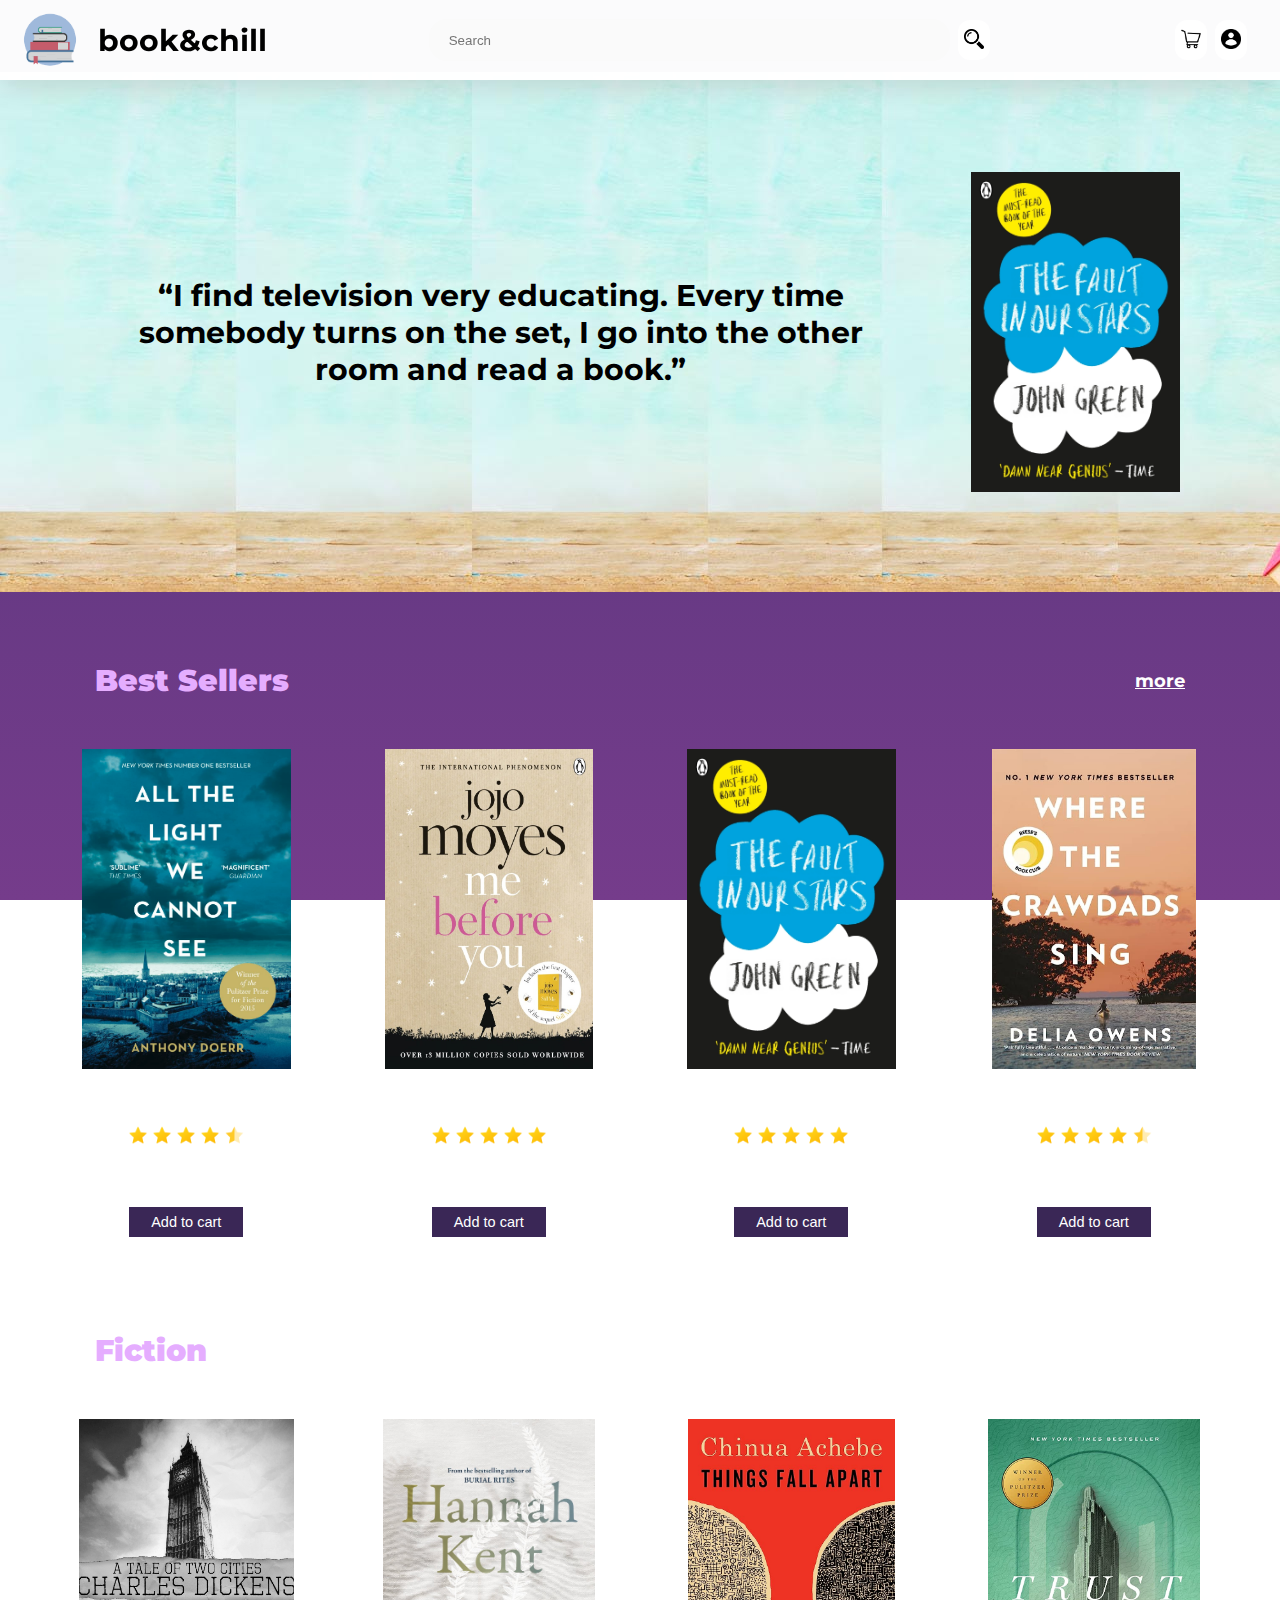
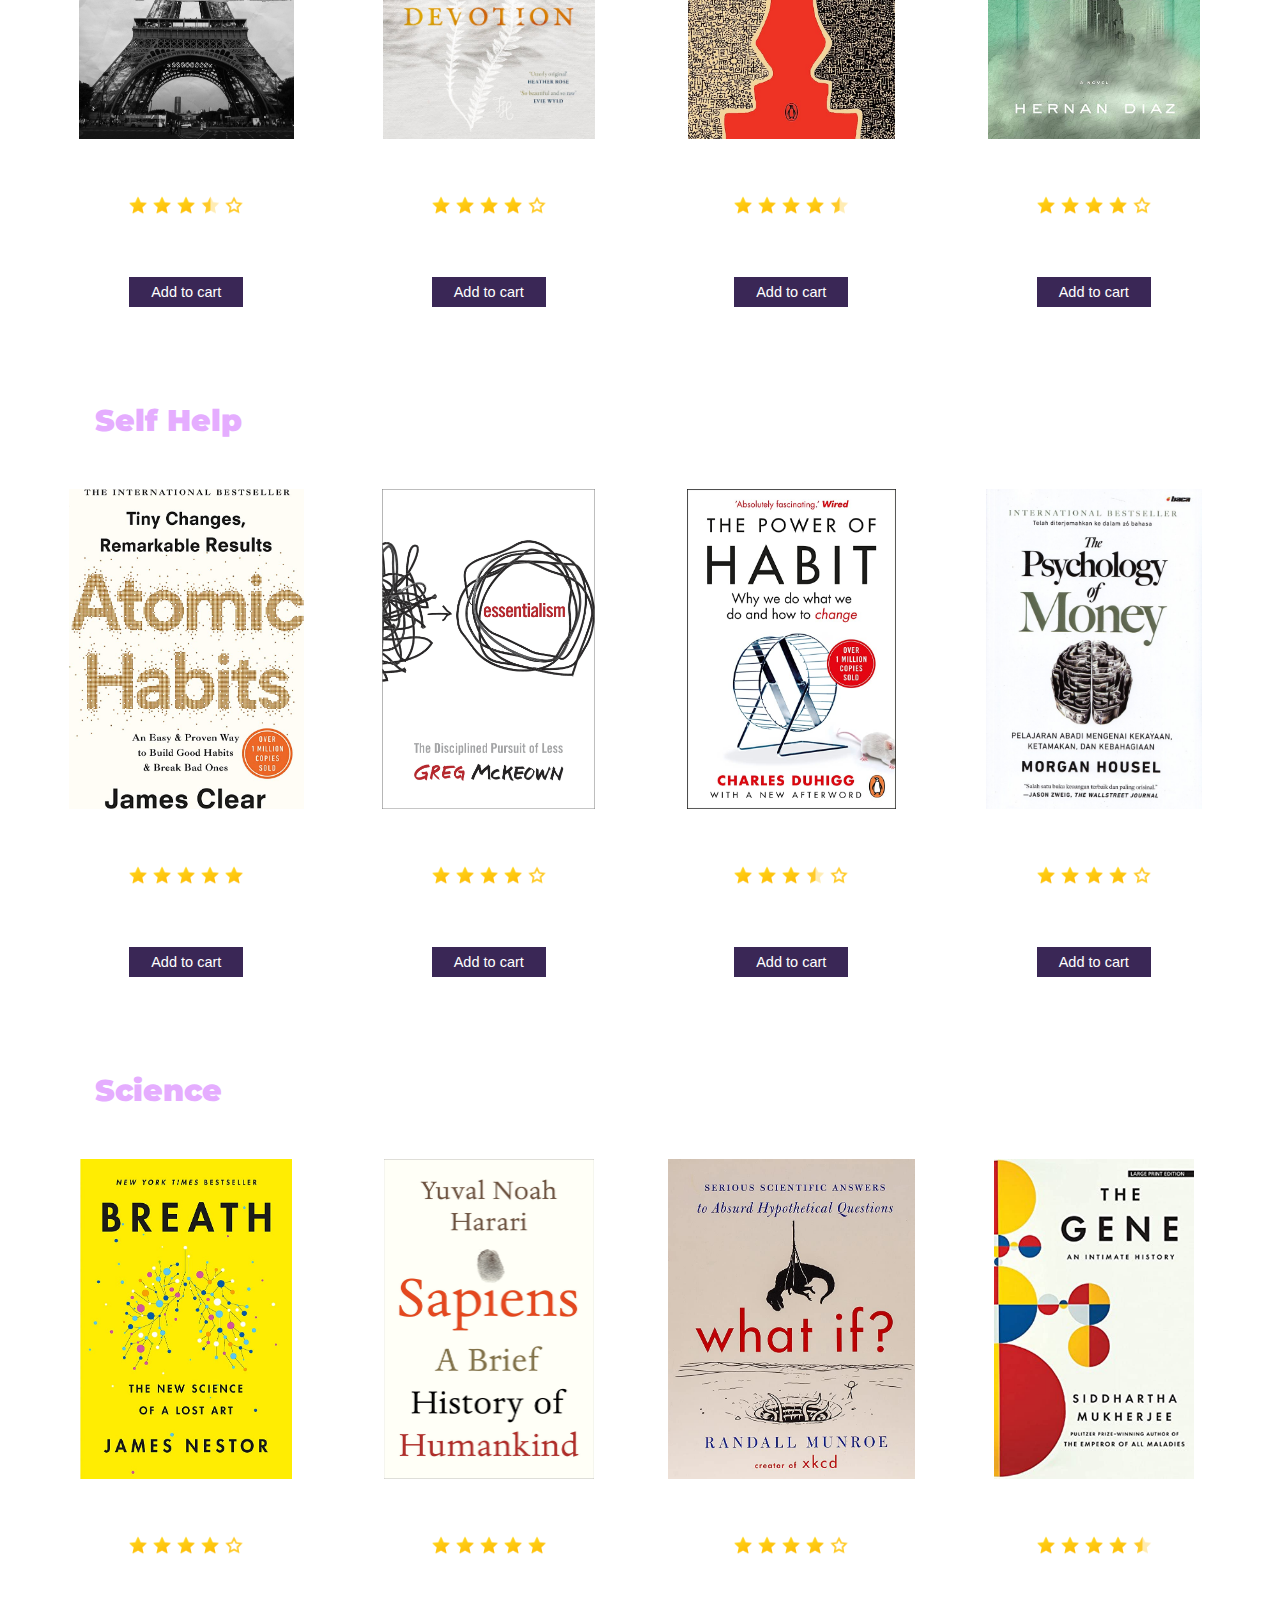
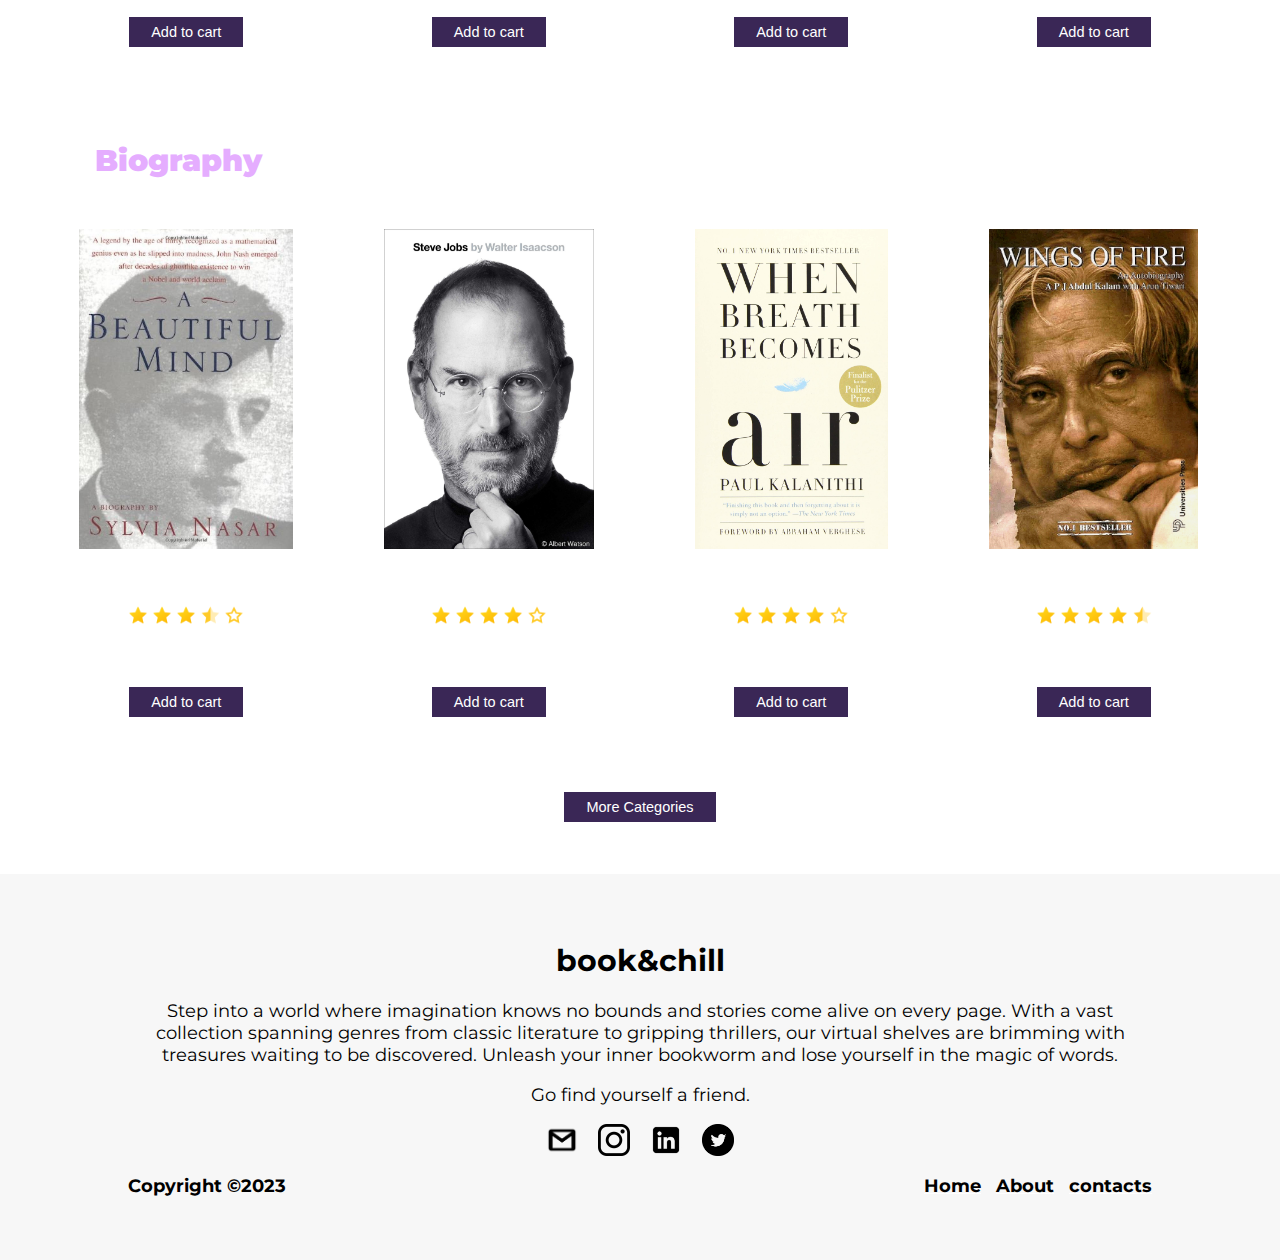
<file: index.html>
<!DOCTYPE html>
<html lang="en">
<head>
    <meta charset="UTF-8">
    <meta name="viewport" content="width=device-width, initial-scale=1.0">
    <title>book&chill</title>
    <link rel = "icon" href="pngwing.com-_1_.ico" type = "image/x-icon">
    <link rel="stylesheet" href="index.css">
</head>
<body>
    <section id="header">
        <div class="title bar">
            <img class="icons logo" src="images/logo/pngwing.com (1).png">
            <h1 class="name">book&chill</h1>
        </div>
        <div class="searchBox bar">
            <input id="b0" class="searchBar bt" type="text" placeholder="Search">
            <button id="b1" class="bt" type="button"><img class="bti icons" src="images/search/search.png"></button>
        </div>
        <div class="other bar">
            <button id="b2" class="bt" type="button"><img class="bti icons" src="images/cart/pngwing.com.png"></button>
            <button id="b3" class="bt" type="button"><img class="bti icons" src="images/account/profile2.png"></button>
        </div>
    </section>
    <section id="main">
        <div class="topBackground bar">
            <h1 class="quote">“I find television very educating. Every time somebody turns on the set, I go into the other room and read a book.”</h1>
            <img id="i0" class="bookImg randomImg" >
        </div>
        <div class="bestSellers cat">
            <div class="top">
                <h1 class = "cat-heading">Best Sellers</h1>
                <h2><a href="#">more</a></h2>
            </div>
            <div class="book b1">
                <img id="i1" class = "bookImg" src="images/best-seller/All the Light We Cannot See.jpg">
                <h2>All the Light We Cannot See</h2>
                <img class = "icons" src="images/star/icons8-star-96.png">
                <img class = "icons" src="images/star/icons8-star-96.png">
                <img class = "icons" src="images/star/icons8-star-96.png">
                <img class = "icons" src="images/star/icons8-star-96.png">
                <img class = "icons" src="images/star/icons8-star-half-empty-96.png">
                <p>₹259</p><button id="1" class = "cart-bt" type="button">Add to cart</button>
            </div>
            <div class="book b2">
                <img id="i2" class = "bookImg" src="images/best-seller/me before you.jpg">
                <h2>me before you</h2>
                <img class = "icons" src="images/star/icons8-star-96.png">
                <img class = "icons" src="images/star/icons8-star-96.png">
                <img class = "icons" src="images/star/icons8-star-96.png">
                <img class = "icons" src="images/star/icons8-star-96.png">
                <img class = "icons" src="images/star/icons8-star-96.png">
                <p>₹240</p><button id="2" class = "cart-bt" type="button">Add to cart</button>
            </div>
            <div class="book b3">
                <img id="i3" class = "bookImg" src="images/best-seller/The Fault in Our Stars.jpg">
                <h2>The Fault in Our Stars</h2>
                <img class = "icons" src="images/star/icons8-star-96.png">
                <img class = "icons" src="images/star/icons8-star-96.png">
                <img class = "icons" src="images/star/icons8-star-96.png">
                <img class = "icons" src="images/star/icons8-star-96.png">
                <img class = "icons" src="images/star/icons8-star-96.png">
                <p>₹210</p><button id="3" class = "cart-bt" type="button">Add to cart</button>
            </div>
            <div class="book b4">
                <img id="i4" class = "bookImg" src="images/best-seller/Where the Crawdads Sing.jpg">
                <h2>Where the Crawdads Sing</h2>
                <img class = "icons" src="images/star/icons8-star-96.png">
                <img class = "icons" src="images/star/icons8-star-96.png">
                <img class = "icons" src="images/star/icons8-star-96.png">
                <img class = "icons" src="images/star/icons8-star-96.png">
                <img class = "icons" src="images/star/icons8-star-half-empty-96.png">
                <p>₹229</p><button id="4" class = "cart-bt" type="button">Add to cart</button>
            </div>
        </div>
        <div class="fiction cat">
            <div class="top">
                <h1 class = "cat-heading">Fiction</h1>
                <h2><a href="#">more</a></h2>
            </div>
            <div class="book">
                <img id="i5" class = "bookImg" src="images/fiction/A Tale of Two Cities.jpg">
                <h2>A Tale of Two Cities</h2>
                <img class = "icons" src="images/star/icons8-star-96.png">
                <img class = "icons" src="images/star/icons8-star-96.png">
                <img class = "icons" src="images/star/icons8-star-96.png">
                <img class = "icons" src="images/star/icons8-star-half-empty-96.png">
                <img class = "icons" src="images/star/icons8-no-star-96.png">
                <p>₹270</p><button id="5" class = "cart-bt" type="button">Add to cart</button>
            </div>
            <div class="book">
                <img id="i6" class = "bookImg" src="images/fiction/Devotion.jpeg">
                <h2>Devotion</h2>
                <img class = "icons" src="images/star/icons8-star-96.png">
                <img class = "icons" src="images/star/icons8-star-96.png">
                <img class = "icons" src="images/star/icons8-star-96.png">
                <img class = "icons" src="images/star/icons8-star-96.png">
                <img class = "icons" src="images/star/icons8-no-star-96.png">
                <p>₹235</p><button id="6" class = "cart-bt" type="button">Add to cart</button>
            </div>
            <div class="book">
                <img id="i7" class = "bookImg" src="images/fiction/Things Fall Apart.jpg">
                <h2>Things Fall Apart</h2>
                <img class = "icons" src="images/star/icons8-star-96.png">
                <img class = "icons" src="images/star/icons8-star-96.png">
                <img class = "icons" src="images/star/icons8-star-96.png">
                <img class = "icons" src="images/star/icons8-star-96.png">
                <img class = "icons" src="images/star/icons8-star-half-empty-96.png">
                <p>₹229</p><button id="7" class = "cart-bt" type="button">Add to cart</button>
            </div>
            <div class="book">
                <img id="i8" class = "bookImg" src="images/fiction/Trust.jpg">
                <h2>Trust</h2>
                <img class = "icons" src="images/star/icons8-star-96.png">
                <img class = "icons" src="images/star/icons8-star-96.png">
                <img class = "icons" src="images/star/icons8-star-96.png">
                <img class = "icons" src="images/star/icons8-star-96.png">
                <img class = "icons" src="images/star/icons8-no-star-96.png">
                <p>₹240</p><button id="8" class = "cart-bt" type="button">Add to cart</button>
            </div>
        </div>
        <div class="self-help cat">
            <div class="top">
                <h1 class = "cat-heading">Self Help</h1>
                <h2><a href="#">more</a></h2>
            </div>
            <div class="book">
                <img id="i9" class = "bookImg" src="images/self-help/Atomic Habits.jpg">
                <h2>Atomic Habits</h2>
                <img class = "icons" src="images/star/icons8-star-96.png">
                <img class = "icons" src="images/star/icons8-star-96.png">
                <img class = "icons" src="images/star/icons8-star-96.png">
                <img class = "icons" src="images/star/icons8-star-96.png">
                <img class = "icons" src="images/star/icons8-star-96.png">
                <p>₹215</p><button id="9" class = "cart-bt" type="button">Add to cart</button>
            </div>
            <div class="book">
                <img id="i10" class = "bookImg" src="images/self-help/essentialism.jpg">
                <h2>Essentialism</h2>
                <img class = "icons" src="images/star/icons8-star-96.png">
                <img class = "icons" src="images/star/icons8-star-96.png">
                <img class = "icons" src="images/star/icons8-star-96.png">
                <img class = "icons" src="images/star/icons8-star-96.png">
                <img class = "icons" src="images/star/icons8-no-star-96.png">
                <p>₹230</p><button id="10" class = "cart-bt" type="button">Add to cart</button>
            </div>
            <div class="book">
                <img id="i11" class = "bookImg" src="images/self-help/The Power of Habit.jpg">
                <h2>The Power of Habit</h2>
                <img class = "icons" src="images/star/icons8-star-96.png">
                <img class = "icons" src="images/star/icons8-star-96.png">
                <img class = "icons" src="images/star/icons8-star-96.png">
                <img class = "icons" src="images/star/icons8-star-half-empty-96.png">
                <img class = "icons" src="images/star/icons8-no-star-96.png">
                <p>₹249</p><button id="11" class = "cart-bt" type="button">Add to cart</button>
            </div>
            <div class="book">
                <img id="i12" class = "bookImg" src="images/self-help/The-Psychology-of-Money.jpg">
                <h2>The Psychology of Money</h2>
                <img class = "icons" src="images/star/icons8-star-96.png">
                <img class = "icons" src="images/star/icons8-star-96.png">
                <img class = "icons" src="images/star/icons8-star-96.png">
                <img class = "icons" src="images/star/icons8-star-96.png">
                <img class = "icons" src="images/star/icons8-no-star-96.png">
                <p>₹200</p><button id="12" class = "cart-bt" type="button">Add to cart</button>
            </div>
        </div>
        <div class="science cat">
            <div class="top">
                <h1 class = "cat-heading">Science</h1>
                <h2><a href="#">more</a></h2>
            </div>
            <div class="book">
                <img id="i13" class = "bookImg" src="images/science/Breath.jpg">
                <h2>Breath</h2>
                <img class = "icons" src="images/star/icons8-star-96.png">
                <img class = "icons" src="images/star/icons8-star-96.png">
                <img class = "icons" src="images/star/icons8-star-96.png">
                <img class = "icons" src="images/star/icons8-star-96.png">
                <img class = "icons" src="images/star/icons8-no-star-96.png">
                <p>₹209</p><button id="13" class = "cart-bt" type="button">Add to cart</button>
            </div>
            <div class="book">
                <img id="i14" class = "bookImg" src="images/science/Sapiens.jpg">
                <h2>Sapiens</h2>
                <img class = "icons" src="images/star/icons8-star-96.png">
                <img class = "icons" src="images/star/icons8-star-96.png">
                <img class = "icons" src="images/star/icons8-star-96.png">
                <img class = "icons" src="images/star/icons8-star-96.png">
                <img class = "icons" src="images/star/icons8-star-96.png">
                <p>₹225</p><button id="14" class = "cart-bt" type="button">Add to cart</button>
            </div>
            <div class="book">
                <img id="i15" class = "bookImg" src="images/science/What If.jpg">
                <h2>What If</h2>
                <img class = "icons" src="images/star/icons8-star-96.png">
                <img class = "icons" src="images/star/icons8-star-96.png">
                <img class = "icons" src="images/star/icons8-star-96.png">
                <img class = "icons" src="images/star/icons8-star-96.png">
                <img class = "icons" src="images/star/icons8-no-star-96.png">
                <p>₹230</p><button id="15" class = "cart-bt" type="button">Add to cart</button>
            </div>
            <div class="book">
                <img id="i16" class = "bookImg" src="images/science/The Gene.jpg">
                <h2>The Gene</h2>
                <img class = "icons" src="images/star/icons8-star-96.png">
                <img class = "icons" src="images/star/icons8-star-96.png">
                <img class = "icons" src="images/star/icons8-star-96.png">
                <img class = "icons" src="images/star/icons8-star-96.png">
                <img class = "icons" src="images/star/icons8-star-half-empty-96.png">
                <p>₹215</p><button id="16" class = "cart-bt" type="button">Add to cart</button>
            </div>
        </div>
        <div class="biography cat">
            <div class="top">
                <h1 class = "cat-heading">Biography</h1>
                <h2><a href="#">more</a></h2>
            </div>
            <div class="book">
                <img id="i17" class = "bookImg" src="images/biography/A Beautiful Mind.jpg">
                <h2>A Beautiful Mind</h2>
                <img class = "icons" src="images/star/icons8-star-96.png">
                <img class = "icons" src="images/star/icons8-star-96.png">
                <img class = "icons" src="images/star/icons8-star-96.png">
                <img class = "icons" src="images/star/icons8-star-half-empty-96.png">
                <img class = "icons" src="images/star/icons8-no-star-96.png">
                <p>₹230</p><button id="17" class = "cart-bt" type="button">Add to cart</button>
            </div>
            <div class="book">
                <img id="i18" class = "bookImg" src="images/biography/steve-Jobs-hardcover.jpg">
                <h2>Steve Jobs</h2>
                <img class = "icons" src="images/star/icons8-star-96.png">
                <img class = "icons" src="images/star/icons8-star-96.png">
                <img class = "icons" src="images/star/icons8-star-96.png">
                <img class = "icons" src="images/star/icons8-star-96.png">
                <img class = "icons" src="images/star/icons8-no-star-96.png">
                <p>₹229</p><button id="18" class = "cart-bt" type="button">Add to cart</button>
            </div>
            <div class="book">
                <img id="i19" class = "bookImg" src="images/biography/When Breath Becomes Air.jpg">
                <h2>When Breath Becomes Air</h2>
                <img class = "icons" src="images/star/icons8-star-96.png">
                <img class = "icons" src="images/star/icons8-star-96.png">
                <img class = "icons" src="images/star/icons8-star-96.png">
                <img class = "icons" src="images/star/icons8-star-96.png">
                <img class = "icons" src="images/star/icons8-no-star-96.png">
                <p>₹270</p><button id="19" class = "cart-bt" type="button">Add to cart</button>
            </div>
            <div class="book">
                <img id="i20" class = "bookImg" src="images/biography/Wings of Fire.jpg">
                <h2>Wings of Fire</h2>
                <img class = "icons" src="images/star/icons8-star-96.png">
                <img class = "icons" src="images/star/icons8-star-96.png">
                <img class = "icons" src="images/star/icons8-star-96.png">
                <img class = "icons" src="images/star/icons8-star-96.png">
                <img class = "icons" src="images/star/icons8-star-half-empty-96.png">
                <p>₹235</p><button id="20" class = "cart-bt" type="button">Add to cart</button>
            </div>
        </div>
        <button id="21" class="cart-bt" type="button">More Categories</button>
    </section>
    <section id="footer">
        <div class="outro">
            <h1>book&chill</h1>
            <p class="last">
                Step into a world where imagination knows no bounds and stories come alive on every page. With a vast collection spanning genres from classic literature to gripping thrillers, our virtual shelves are brimming with treasures waiting to be discovered. Unleash your inner bookworm and lose yourself in the magic of words.</p>
            <p class="last">Go find yourself a friend.</p>
            <div class="contacts">
                <a href="#"><img class="footIcon" src="images/footer/gmail.png"></a>
                <a href="#"><img class="footIcon" src="images/footer/instagram.png"></a>
                <a href="#"><img class="footIcon" src="images/footer/linkedin.png"></a>
                <a href="#"><img class="footIcon" src="images/footer/twitter.png"></a>
            </div>
            <div class="rights">
                <div class="cr"><h2 class="rights">Copyright ©2023</h2></div>
                <div class="sections">
                    <a href="#"><h2 class="rights">Home</h2></a>
                    <a href="#"><h2 class="rights">About</h2></a>
                    <a href="#"><h2 class="rights">contacts</h2></a>
                </div>
            </div>
        </div>
    </section>
    <div class="login">
        <div class="pop-up">
            <div>
                <div class="login-field"><h2 class="user">Username: </h2><input class="in" type="text"></div>
                <div class="login-field"><h2 class="user">Password: </h2><input class="in" type="password"></div>
            </div>
            <div class="login-field">
                <button id="log1" class="cart-bt log-bt" type="button">login</button>
                <button id="log2" class="cart-bt log-bt" type="button">cancel</button>
            </div>
            <div class="login-field">
                <h2 class="login-txt"><u>forget password</u></h2>
                <h2 class="login-txt"><u>register</u></h2>
            </div>
        </div>
    </div>
    <script src="https://ajax.googleapis.com/ajax/libs/jquery/3.7.0/jquery.min.js"></script>
    <script src="index.js"></script>
</body>
</html>
</file>
<file: index.css>
@import url('https://fonts.googleapis.com/css2?family=Caveat&family=Montserrat:wght@300&display=swap');
body{
    height: 100vh;
    text-align: center;
    display: flex;
    flex-direction: column;
    gap: 20px;
    margin: 0;
background: rgb(117,60,139);
background: linear-gradient(0deg, rgba(117,60,139,1) 0%, rgba(80,53,121,1) 100%);
    background-repeat: no-repeat;
    background-attachment: fixed;
}
#header{
    position: fixed;
    display: grid;
    grid-template-columns: 2fr 6fr 1fr;
    grid-auto-rows: 1fr;
    gap: 1rem;
    align-items: center;
    justify-content: center;
    margin: 0;
    padding: 0;
    width: 100%;
    background-color: #fffffffa;
    z-index: 100;
    box-shadow: 0 .5rem 1.5rem rgba(0,0,0,.1);
}
#main{
    margin-top: 4.5rem;
    padding-bottom: 2rem;
}
.fix{
    position:fixed;
}
.bar{
    display: flex;
    flex-direction: row;
    align-items: center;
    justify-content: center;
    gap: 0.5rem;
}
.title{
    grid-area: 1 / 1 / 2 / 2;
}
.searchBox{
    grid-area: 1 / 2 / 2 / 3;
}
.other{
    grid-area: 1 / 3 / 2 / 4;
}
.icons{
    height: 1.25rem;
}
.logo{
    height: 80px;
}
.bt{
    border: 0;
    background-color: #fffffffa;
    border-radius: 12px;
    height: 2.5rem;
    cursor: pointer;
}
.searchBar{
    width: 60%;
    border-radius: 18px;
    background-color: rgb(250, 250, 250);
    padding-left: 20px;
    cursor:text;
}
.topBackground{
    height: 20rem;
    background-image: url("images/backgrund/mybanner3.jpg");
    display: flex;
    justify-content: space-around;
    position: relative;
    padding: 100px;
    gap: 70px;
}
.cat{
    display: grid;
    grid-template-columns: 1fr 1fr 1fr 1fr;
    gap: 30px;
    margin: 50px;
    margin-bottom: 75px;
}
.top{
    grid-area: 1 / 1 / 2 / 5;
    display: flex;
    flex-direction: row;
    justify-content: space-between;
    padding-left: 45px;
    padding-right: 45px;
    align-items: center;
}
.bookImg{
    height: 20rem;
    cursor: pointer;
}
h1{
    font-family: Montserrat;
    font-size: 30px;
}
h2{
    font-family: Montserrat;
    font-size: 18px;
    color: #ffffff;
}
a{
    font-family: Montserrat;
    font-size: 18px;
    color: #ffffff;
}
p{
    font-family: Montserrat;
    font-size: 18px;
    color: #ffffff;
}
.cart-bt{
    padding: 20px;
    padding-top: 5px;
    padding-bottom: 5px;
    background-color: #3a2756;
    border-color: #3a2756;
    border-style:solid;
    font-size: 14.5px;
    color: #ffffff;
    cursor: pointer;
}
#footer{
    padding: 8rem;
    padding-top: 3rem;
    padding-bottom: 3rem;
    margin: 0;
    background-color: #f7f7f7;
}
.last{
    color: black;
}
.contacts{
    display: flex;
    justify-content: center;
    gap: 20px;
}
.footIcon{
    height: 2rem;
}
.rights{
    color: black;
    display: flex;
    justify-content: space-between;
}
.sections{
    display: flex;
    justify-content: space-around;
    gap: 15px;
}
.shade
{
    background-color: #dfdfdf;
    color: black;
}
.shade1
{
    background-color: #503764;
}
.click-bt{
    background-color: rgb(31, 31, 31);
    color: #ffffff;
}
.click-bt1{
    background-color: #a5a5a5;
}
.bti{
    pointer-events: none;
}
.login{
    position: fixed;
    background-color: #00000050;
    height: 100%;
    width: 100%;
    display: none;
    justify-content: center;
    align-items: center;
}
.pop-up{
    height: 15rem;
    width: 25rem;
    background-color: #ffffff;
    border-radius: 12px;
    display: flex;
    flex-direction: column;
    align-items: center;
    justify-content: space-evenly;
    color: black;
    border-color: #5c2e8243;
    border-style: solid;
}
.login-txt{
    color: rgb(35, 19, 115);
    font-size: 1rem;
    cursor: pointer;
}
.user{
    color: black;
}
.login-field{
    display: flex;
    flex-direction: row;
    justify-content: center;
    gap: 15px;
    align-items: center;
}
.in{
    height: 15px;
    background-color: rgb(250, 250, 250);
    border-color: rgba(250, 250, 250, 0.326);
    border-radius: 8px;
}
.cat-heading{
    color: #e5adff;
    font-weight: 1000;
}
.image-border{
    box-shadow: 0px 0px 10px 10px rgba(0, 0, 0, 0.5);
}
@media (min-width: 770px) and (max-width: 990px){
    .cat{
        grid-template-columns: 1fr 1fr 1fr;
    }
    .top{
        grid-area: 1 / 1 / 2 / 4;
    }
}
@media (min-width: 530px) and (max-width: 770px){
    .cat{
        grid-template-columns: 1fr 1fr;
    }
    .top{
        grid-area: 1 / 1 / 2 / 3;
    }
    h1{
        font-size: 25px;
    }
    h2{
        font-size: 16.5px;
    }
    a{
        font-size: 16.5px;
    }
    p{
        font-size: 16.5px;
    }
    .bookImg{
        height: 18rem;
    }
    .pop-up{
        height: 12rem;
        width: 22rem;
    }
}
@media (max-width: 650px){
    .sections{
        flex-direction: column;
        gap: 0px;
    }
    .icons{
        height: 1rem;
    }
    .logo{
        height: 60px;
    }
    .bt{
        border: 0;
        background-color: #fffffffa;
        height: 2rem;
    }
    #main{
        margin-top: 4rem;
    }
    .pop-up{
        height: 12rem;
        width: 20rem;
    }
}
@media (max-width: 530px){
    .cat{
        grid-template-columns: 1fr;
    }
    .top{
        grid-area: 1 / 1 / 2 / 2;
    }
    h1{
        font-size: 20px;
    }
    h2{
        font-size: 15px;
    }
    a{
        font-size: 15px;
    }
    p{
        font-size: 15px;
    }
    .bookImg{
        height: 15rem;
    }
    #main{
        margin-top: 3rem;
    }
    #footer{
        padding: 4rem;
        padding-top: 3rem;
        padding-bottom: 3rem;
        margin: 0;
        background-color: #f7f7f7;
    }
}
</file>
